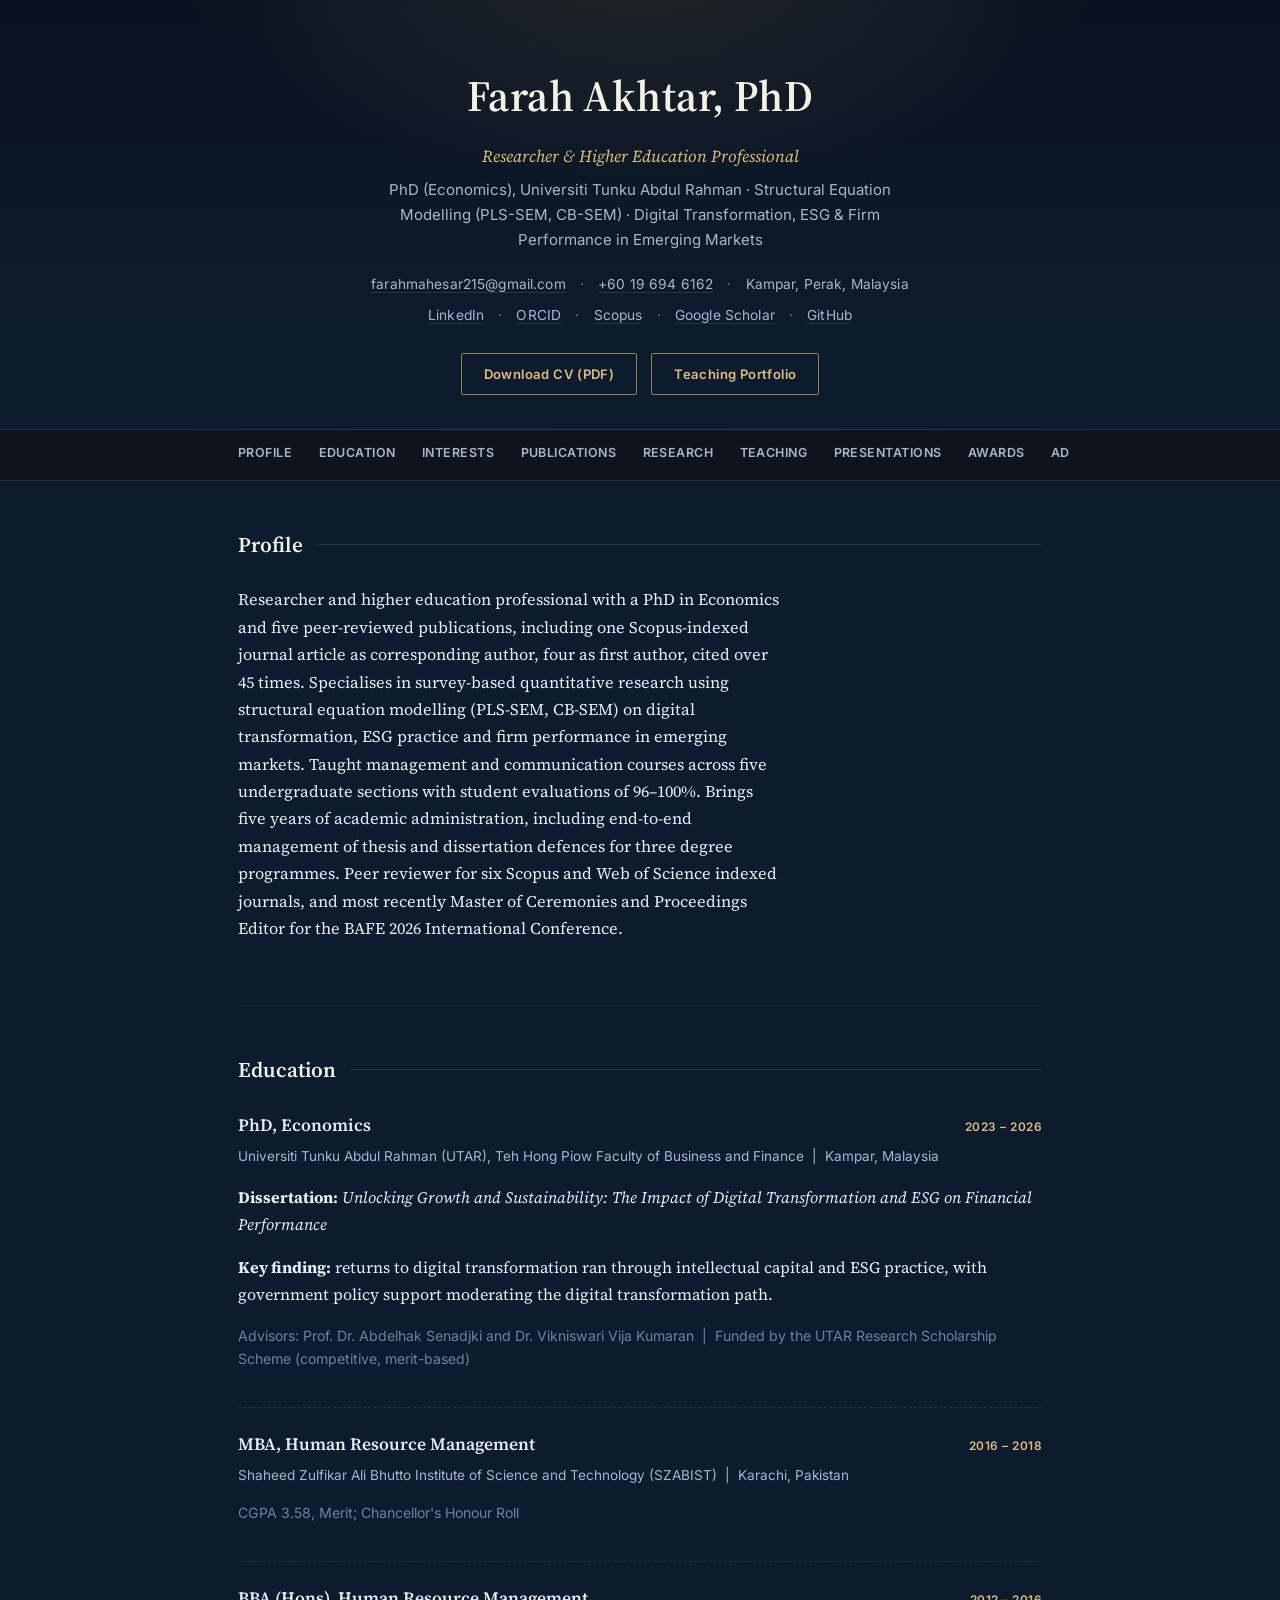
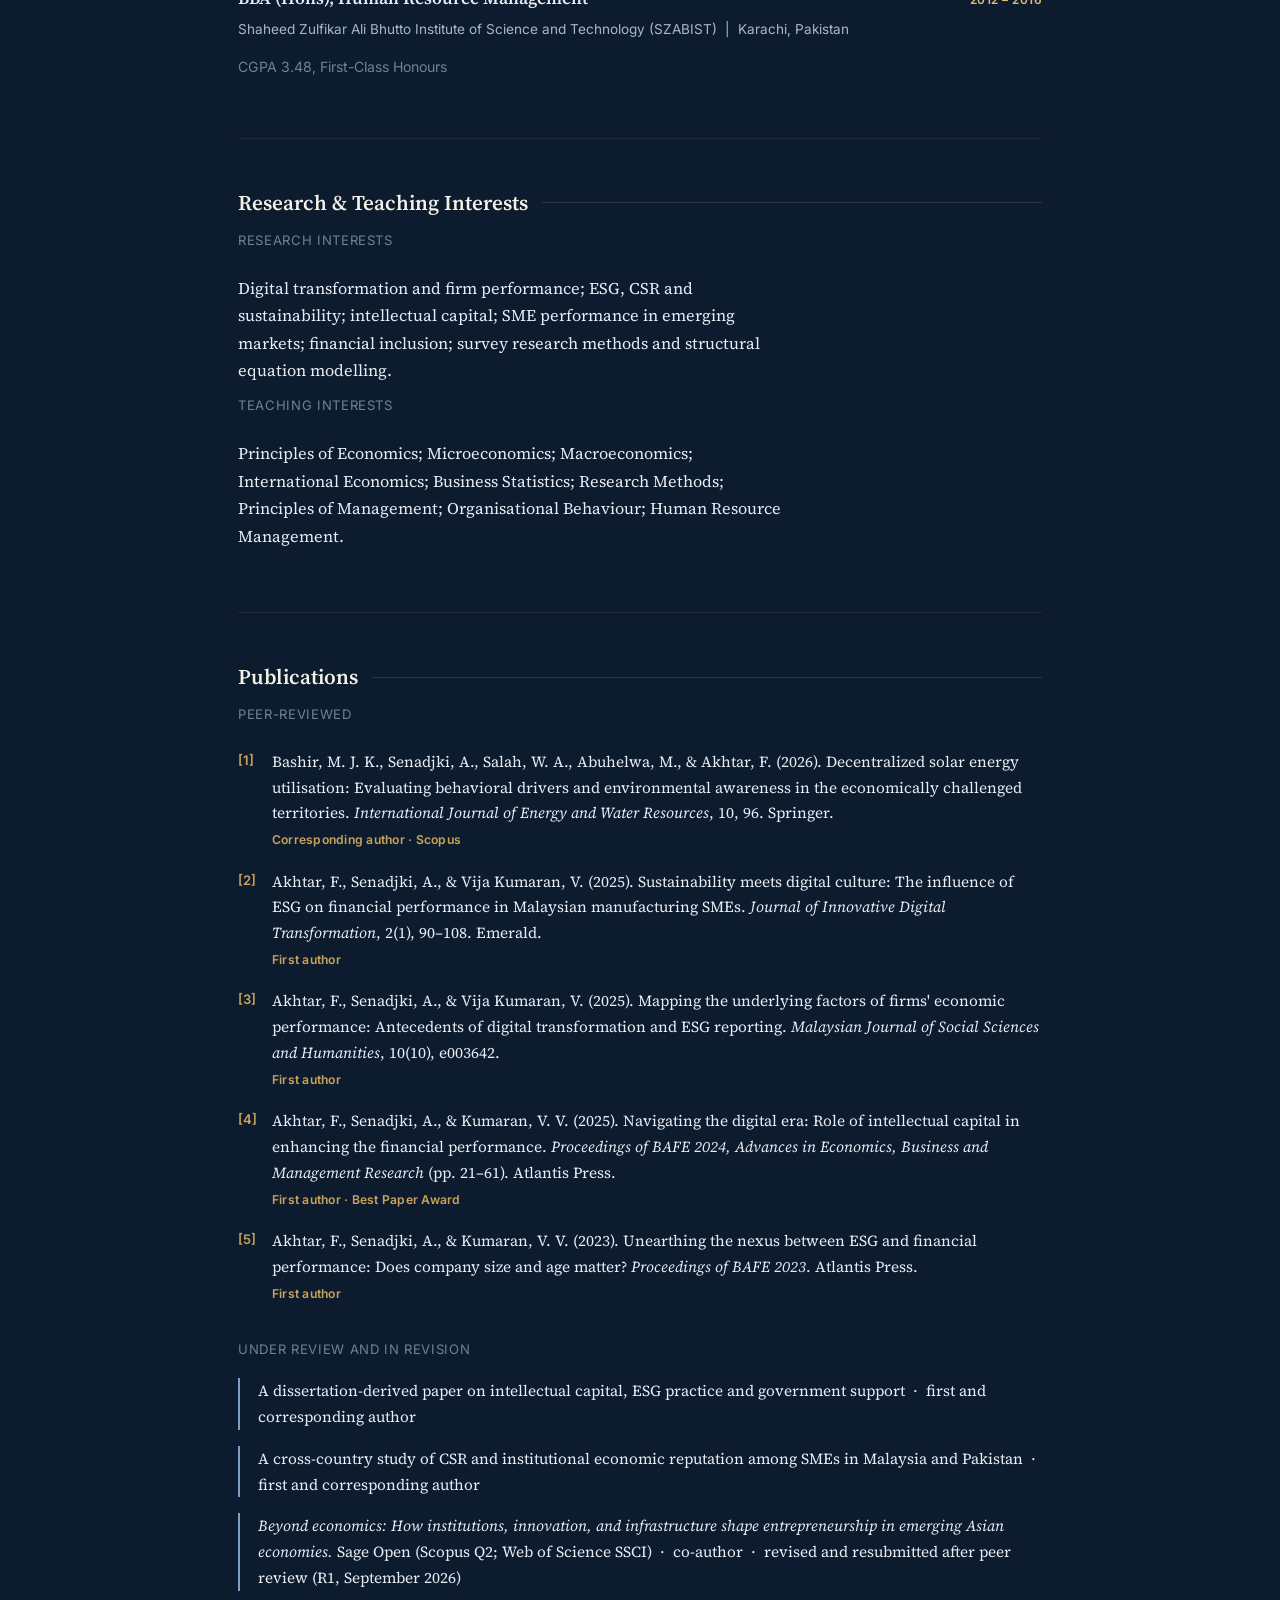
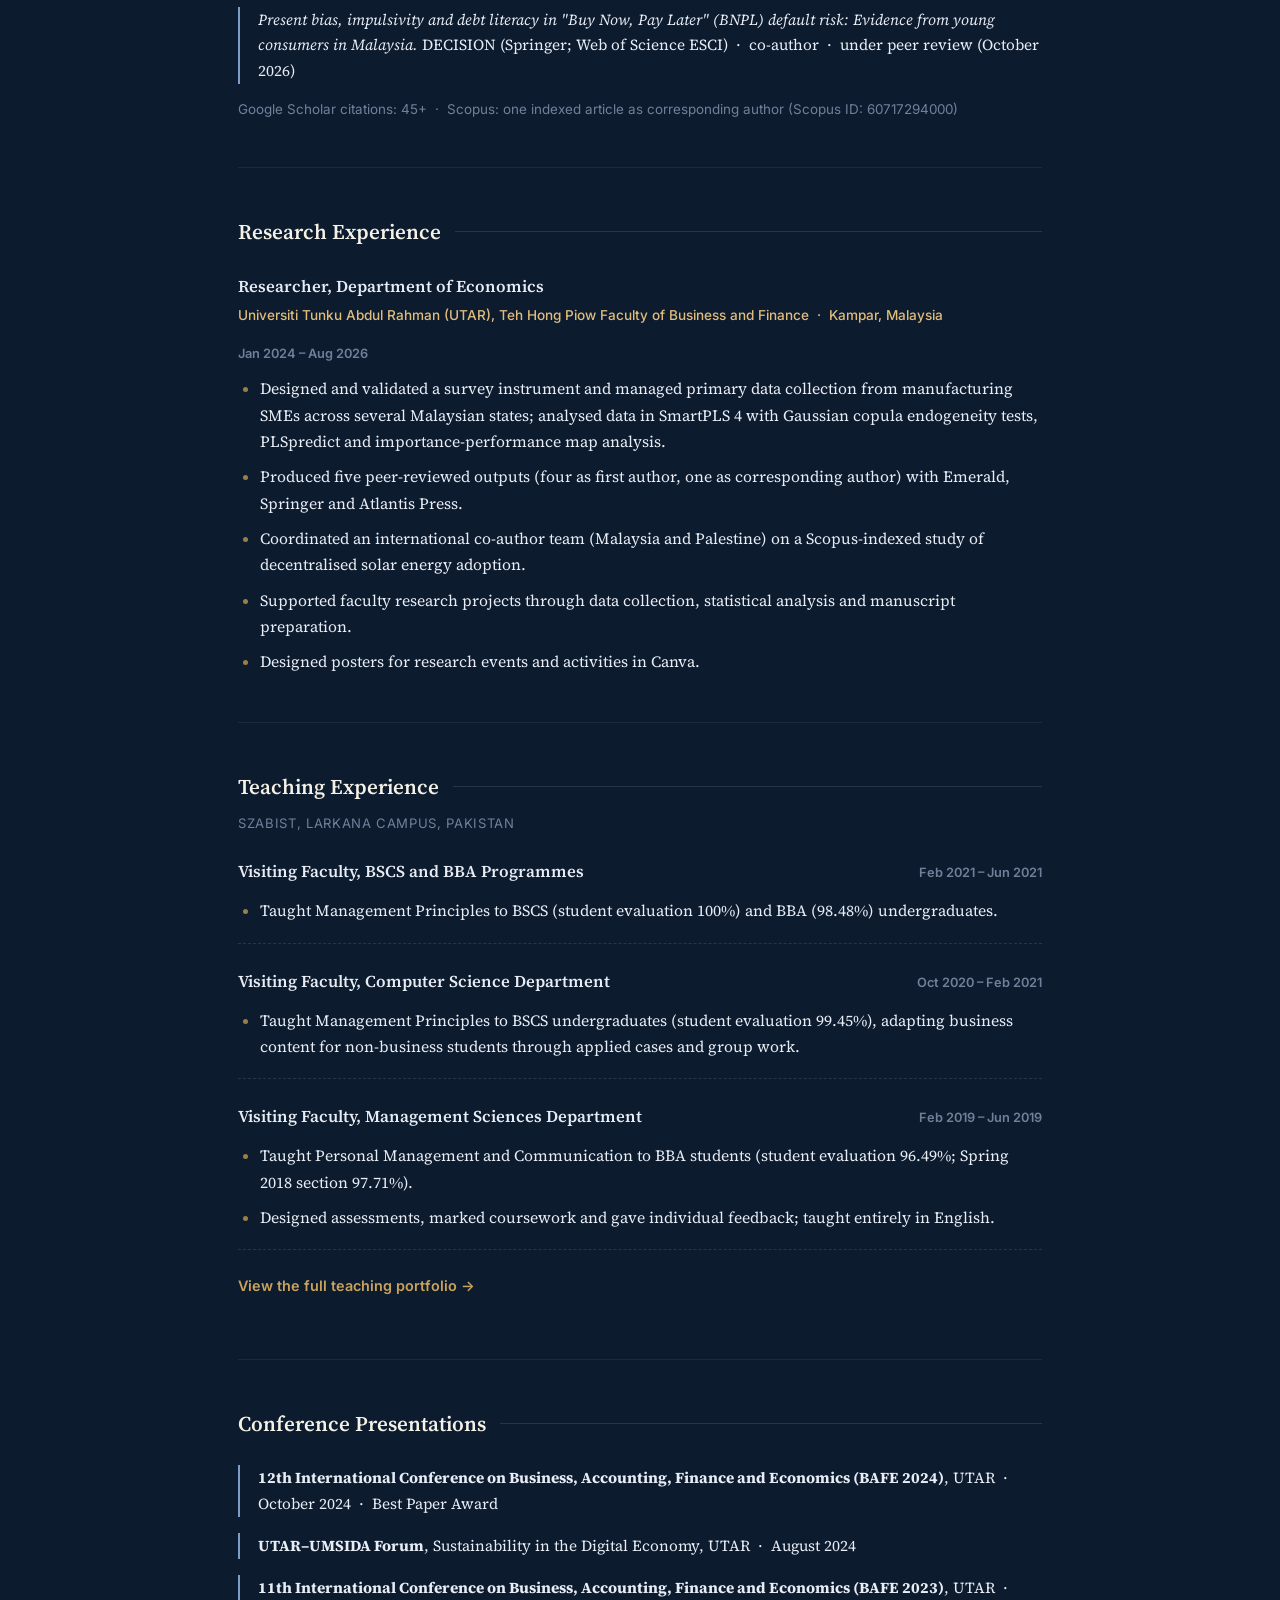
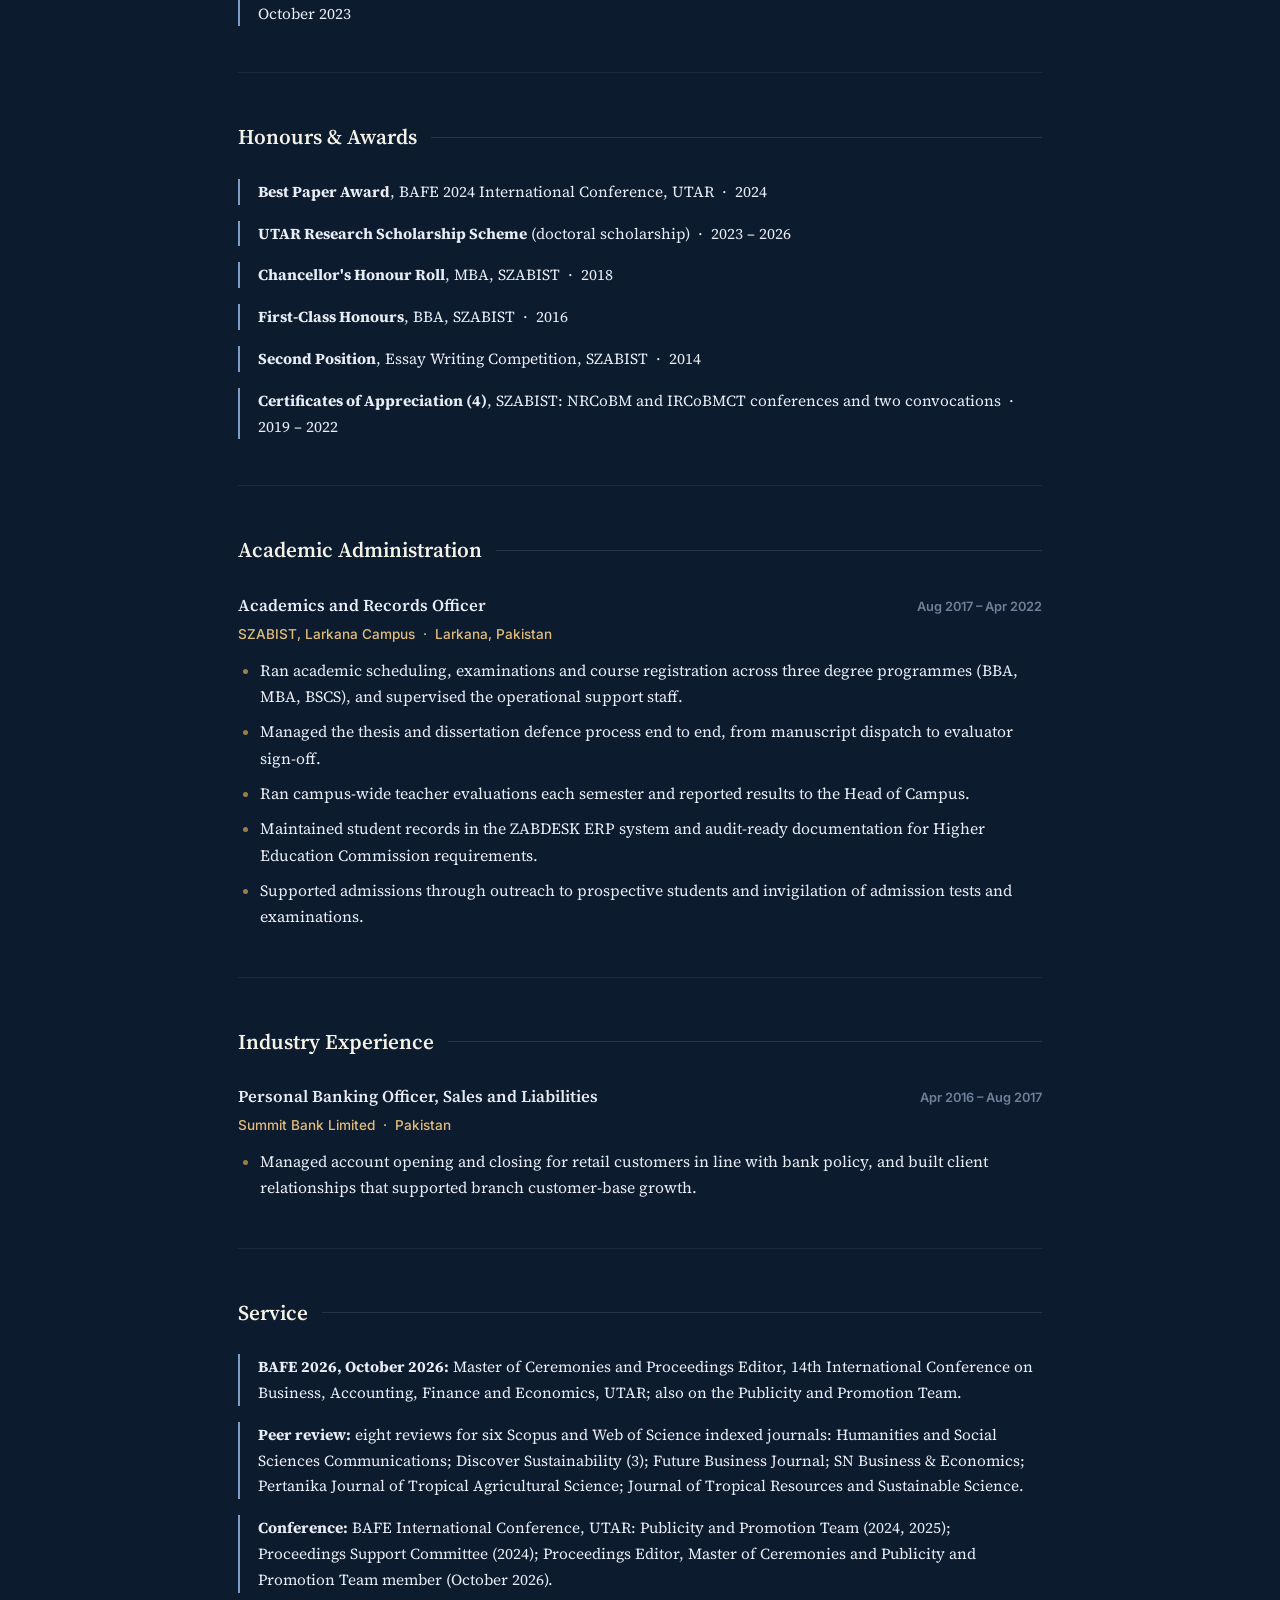
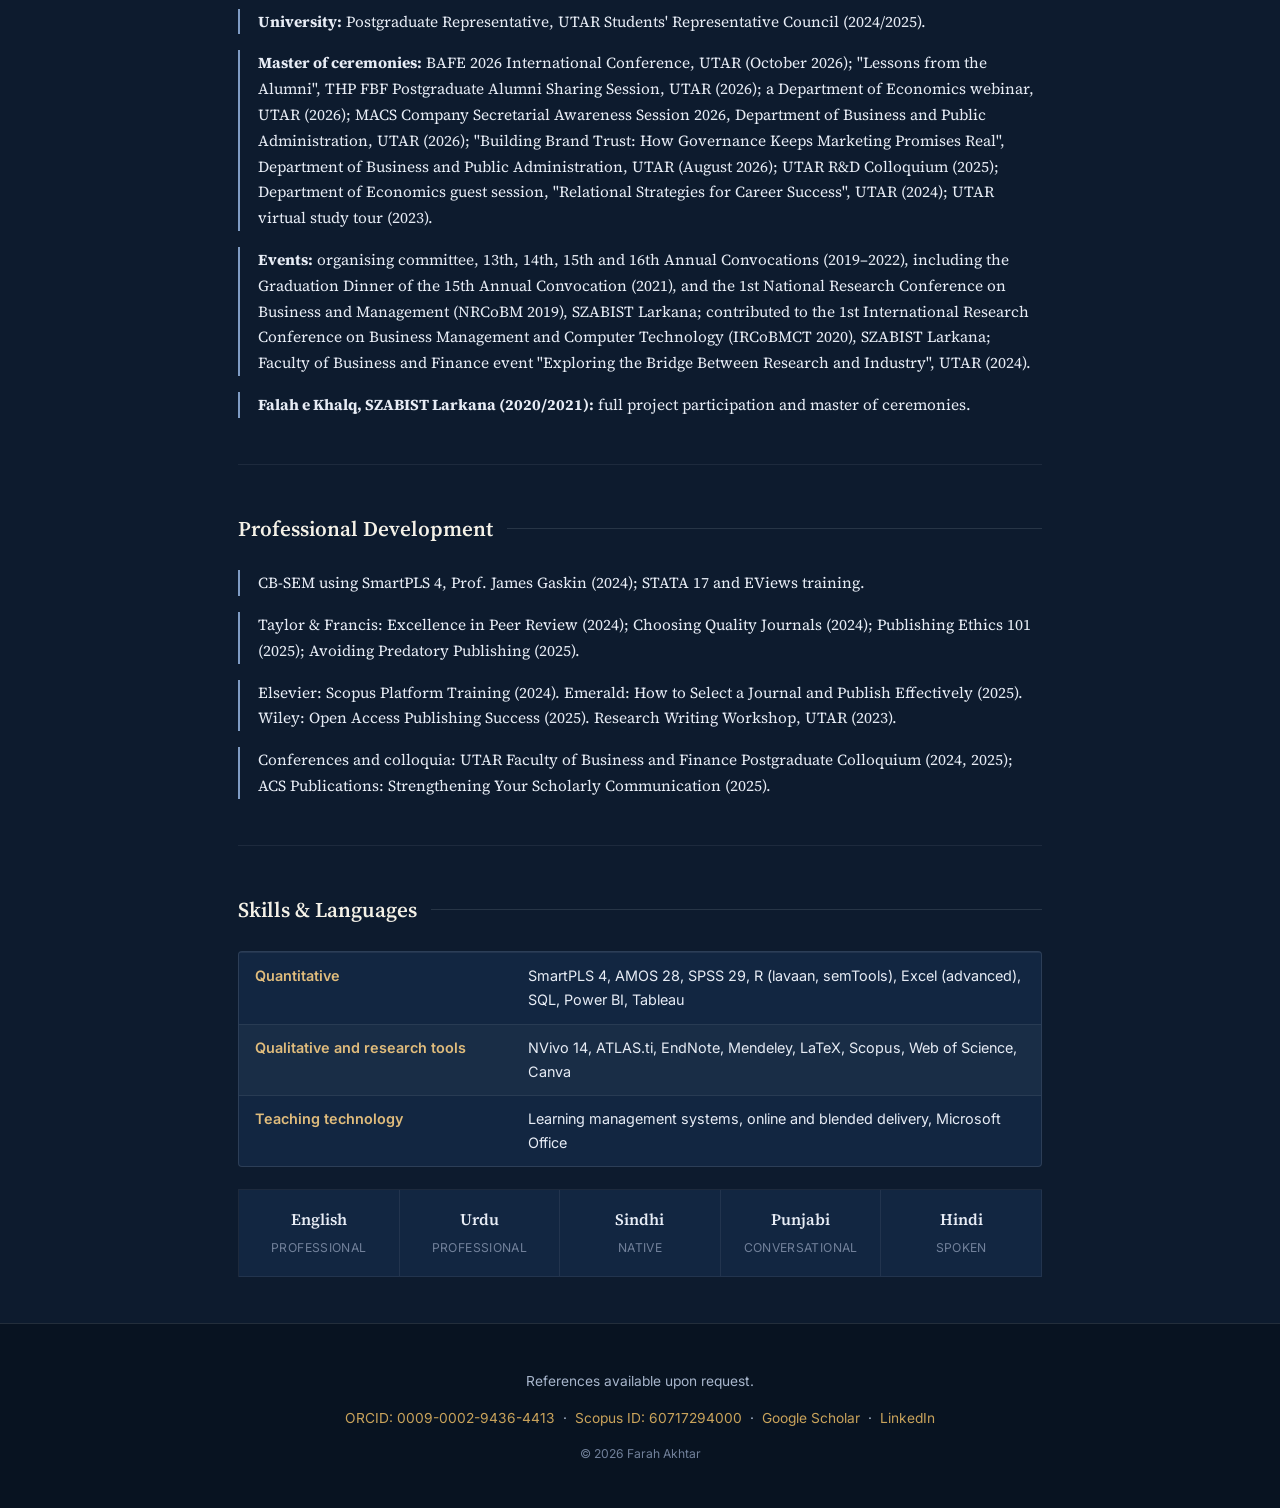
<file: index.html>
<!doctype html>
<html lang="en">
<head>
<meta charset="UTF-8">
<meta name="viewport" content="width=device-width, initial-scale=1.0">
<title>Farah Akhtar, PhD — Economics | Quantitative Researcher</title>
<meta name="description" content="Dr. Farah Akhtar, PhD in Economics (UTAR): researcher and higher education professional working on digital transformation, ESG and firm performance with structural equation modelling.">
<link rel="preconnect" href="https://fonts.googleapis.com">
<link rel="preconnect" href="https://fonts.gstatic.com" crossorigin>
<link href="https://fonts.googleapis.com/css2?family=Source+Serif+4:ital,opsz,wght@0,8..60,400;0,8..60,500;0,8..60,600;0,8..60,700;1,8..60,400;1,8..60,500&family=Inter:wght@400;500;600&display=swap" rel="stylesheet">
<link rel="stylesheet" href="style.css">
<link rel="icon" href="data:image/svg+xml,<svg xmlns=%22http://www.w3.org/2000/svg%22 viewBox=%220 0 100 100%22><text y=%22.9em%22 font-size=%2290%22>📊</text></svg>">
</head>
<body>

<header class="hero">
  <div class="wrap hero-inner">
    <h1>Farah Akhtar, PhD</h1>
    <p class="post">Researcher &amp; Higher Education Professional</p>
    <p class="tagline">PhD (Economics), Universiti Tunku Abdul Rahman &middot; Structural Equation Modelling (PLS-SEM, CB-SEM) &middot; Digital Transformation, ESG &amp; Firm Performance in Emerging Markets</p>

    <p class="contact-line">
      <a href="mailto:farahmahesar215@gmail.com">farahmahesar215@gmail.com</a>
      <span aria-hidden="true">&middot;</span>
      <a href="tel:+60196946162">+60 19 694 6162</a>
      <span aria-hidden="true">&middot;</span>
      Kampar, Perak, Malaysia
    </p>
    <p class="contact-line links">
      <a href="https://www.linkedin.com/in/dr-farah-akhtar-phd-1b116936" target="_blank" rel="noopener">LinkedIn</a>
      <span aria-hidden="true">&middot;</span>
      <a href="https://orcid.org/0009-0002-9436-4413" target="_blank" rel="noopener">ORCID</a>
      <span aria-hidden="true">&middot;</span>
      <a href="https://www.scopus.com/authid/detail.uri?authorId=60717294000" target="_blank" rel="noopener">Scopus</a>
      <span aria-hidden="true">&middot;</span>
      <a href="https://scholar.google.com/citations?user=clqoToMAAAAJ&hl=en" target="_blank" rel="noopener">Google Scholar</a>
      <span aria-hidden="true">&middot;</span>
      <a href="https://github.com/farahmahesar215-max" target="_blank" rel="noopener">GitHub</a>
    </p>

    <a class="resume-btn" href="Farah-Akhtar-CV.pdf" download>Download CV (PDF)</a>
    <a class="resume-btn" href="teaching.html">Teaching Portfolio</a>
  </div>
</header>

<nav class="subnav">
  <div class="wrap subnav-inner">
    <a href="#profile">Profile</a>
    <a href="#education">Education</a>
    <a href="#interests">Interests</a>
    <a href="#publications">Publications</a>
    <a href="#research">Research</a>
    <a href="#teaching">Teaching</a>
    <a href="#presentations">Presentations</a>
    <a href="#awards">Awards</a>
    <a href="#administration">Administration</a>
    <a href="#industry">Industry</a>
    <a href="#service">Service</a>
    <a href="#development">Development</a>
    <a href="#skills">Skills</a>
  </div>
</nav>

<main class="wrap">

  <section id="profile" class="section">
    <h2>Profile</h2>
    <p class="summary-text">
      Researcher and higher education professional with a PhD in Economics and five peer-reviewed publications,
      including one Scopus-indexed journal article as corresponding author, four as first author, cited over 45
      times. Specialises in survey-based quantitative research using structural equation modelling (PLS-SEM,
      CB-SEM) on digital transformation, ESG practice and firm performance in emerging markets. Taught management
      and communication courses across five undergraduate sections with student evaluations of 96–100%. Brings
      five years of academic administration, including end-to-end management of thesis and dissertation defences
      for three degree programmes. Peer reviewer for six Scopus and Web of Science indexed journals, and most
      recently Master of Ceremonies and Proceedings Editor for the BAFE 2026 International Conference.
    </p>
  </section>

  <section id="education" class="section">
    <h2>Education</h2>

    <article class="edu-item">
      <div class="edu-head">
        <h3>PhD, Economics</h3>
        <span class="pill">2023 – 2026</span>
      </div>
      <p class="edu-meta">Universiti Tunku Abdul Rahman (UTAR), Teh Hong Piow Faculty of Business and Finance &nbsp;|&nbsp; Kampar, Malaysia</p>
      <p><strong>Dissertation:</strong> <em>Unlocking Growth and Sustainability: The Impact of Digital Transformation and ESG on Financial Performance</em></p>
      <p><strong>Key finding:</strong> returns to digital transformation ran through intellectual capital and ESG practice, with government policy support moderating the digital transformation path.</p>
      <p class="edu-note">Advisors: Prof. Dr. Abdelhak Senadjki and Dr. Vikniswari Vija Kumaran &nbsp;|&nbsp; Funded by the UTAR Research Scholarship Scheme (competitive, merit-based)</p>
    </article>

    <article class="edu-item">
      <div class="edu-head">
        <h3>MBA, Human Resource Management</h3>
        <span class="pill">2016 – 2018</span>
      </div>
      <p class="edu-meta">Shaheed Zulfikar Ali Bhutto Institute of Science and Technology (SZABIST) &nbsp;|&nbsp; Karachi, Pakistan</p>
      <p class="edu-note">CGPA 3.58, Merit; Chancellor's Honour Roll</p>
    </article>

    <article class="edu-item">
      <div class="edu-head">
        <h3>BBA (Hons), Human Resource Management</h3>
        <span class="pill">2012 – 2016</span>
      </div>
      <p class="edu-meta">Shaheed Zulfikar Ali Bhutto Institute of Science and Technology (SZABIST) &nbsp;|&nbsp; Karachi, Pakistan</p>
      <p class="edu-note">CGPA 3.48, First-Class Honours</p>
    </article>
  </section>

  <section id="interests" class="section">
    <h2>Research &amp; Teaching Interests</h2>
    <p class="section-sub">Research Interests</p>
    <p class="summary-text" style="margin-bottom:26px">
      Digital transformation and firm performance; ESG, CSR and sustainability; intellectual capital; SME
      performance in emerging markets; financial inclusion; survey research methods and structural equation
      modelling.
    </p>
    <p class="section-sub">Teaching Interests</p>
    <p class="summary-text">
      Principles of Economics; Microeconomics; Macroeconomics; International Economics; Business Statistics;
      Research Methods; Principles of Management; Organisational Behaviour; Human Resource Management.
    </p>
  </section>

  <section id="publications" class="section">
    <h2>Publications</h2>
    <p class="section-sub">Peer-Reviewed</p>
    <ol class="pub-list">
      <li>
        Bashir, M. J. K., Senadjki, A., Salah, W. A., Abuhelwa, M., &amp; Akhtar, F. (2026). Decentralized solar
        energy utilisation: Evaluating behavioral drivers and environmental awareness in the economically
        challenged territories. <em>International Journal of Energy and Water Resources</em>, 10, 96. Springer.
        <span class="pub-tag">Corresponding author &middot; Scopus</span>
      </li>
      <li>
        Akhtar, F., Senadjki, A., &amp; Vija Kumaran, V. (2025). Sustainability meets digital culture: The influence
        of ESG on financial performance in Malaysian manufacturing SMEs. <em>Journal of Innovative Digital
        Transformation</em>, 2(1), 90–108. Emerald.
        <span class="pub-tag">First author</span>
      </li>
      <li>
        Akhtar, F., Senadjki, A., &amp; Vija Kumaran, V. (2025). Mapping the underlying factors of firms' economic
        performance: Antecedents of digital transformation and ESG reporting. <em>Malaysian Journal of Social
        Sciences and Humanities</em>, 10(10), e003642.
        <span class="pub-tag">First author</span>
      </li>
      <li>
        Akhtar, F., Senadjki, A., &amp; Kumaran, V. V. (2025). Navigating the digital era: Role of intellectual capital
        in enhancing the financial performance. <em>Proceedings of BAFE 2024, Advances in Economics, Business and
        Management Research</em> (pp. 21–61). Atlantis Press.
        <span class="pub-tag">First author &middot; Best Paper Award</span>
      </li>
      <li>
        Akhtar, F., Senadjki, A., &amp; Kumaran, V. V. (2023). Unearthing the nexus between ESG and financial
        performance: Does company size and age matter? <em>Proceedings of BAFE 2023</em>. Atlantis Press.
        <span class="pub-tag">First author</span>
      </li>
    </ol>

    <p class="section-sub section-sub--spaced">Under Review and in Revision</p>
    <ul class="award-list">
      <li>A dissertation-derived paper on intellectual capital, ESG practice and government support &nbsp;·&nbsp; first and corresponding author</li>
      <li>A cross-country study of CSR and institutional economic reputation among SMEs in Malaysia and Pakistan &nbsp;·&nbsp; first and corresponding author</li>
      <li><em>Beyond economics: How institutions, innovation, and infrastructure shape entrepreneurship in emerging Asian economies.</em> Sage Open (Scopus Q2; Web of Science SSCI) &nbsp;·&nbsp; co-author &nbsp;·&nbsp; revised and resubmitted after peer review (R1, September 2026)</li>
      <li><em>Present bias, impulsivity and debt literacy in "Buy Now, Pay Later" (BNPL) default risk: Evidence from young consumers in Malaysia.</em> DECISION (Springer; Web of Science ESCI) &nbsp;·&nbsp; co-author &nbsp;·&nbsp; under peer review (October 2026)</li>
    </ul>
    <p class="note">Google Scholar citations: 45+ &nbsp;·&nbsp; Scopus: one indexed article as corresponding author (Scopus ID: 60717294000)</p>
  </section>

  <section id="research" class="section">
    <h2>Research Experience</h2>
    <article class="job">
      <div class="job-head">
        <div>
          <h3>Researcher, Department of Economics</h3>
          <p class="job-org">Universiti Tunku Abdul Rahman (UTAR), Teh Hong Piow Faculty of Business and Finance &nbsp;·&nbsp; Kampar, Malaysia</p>
        </div>
        <span class="dates">Jan 2024 – Aug 2026</span>
      </div>
      <ul>
        <li>Designed and validated a survey instrument and managed primary data collection from manufacturing SMEs across several Malaysian states; analysed data in SmartPLS 4 with Gaussian copula endogeneity tests, PLSpredict and importance-performance map analysis.</li>
        <li>Produced five peer-reviewed outputs (four as first author, one as corresponding author) with Emerald, Springer and Atlantis Press.</li>
        <li>Coordinated an international co-author team (Malaysia and Palestine) on a Scopus-indexed study of decentralised solar energy adoption.</li>
        <li>Supported faculty research projects through data collection, statistical analysis and manuscript preparation.</li>
        <li>Designed posters for research events and activities in Canva.</li>
      </ul>
    </article>
  </section>

  <section id="teaching" class="section">
    <h2>Teaching Experience</h2>
    <p class="section-sub">SZABIST, Larkana Campus, Pakistan</p>

    <article class="job job--compact">
      <div class="job-head">
        <div>
          <h3>Visiting Faculty, BSCS and BBA Programmes</h3>
        </div>
        <span class="dates">Feb 2021 – Jun 2021</span>
      </div>
      <ul>
        <li>Taught Management Principles to BSCS (student evaluation 100%) and BBA (98.48%) undergraduates.</li>
      </ul>
    </article>

    <article class="job job--compact">
      <div class="job-head">
        <div>
          <h3>Visiting Faculty, Computer Science Department</h3>
        </div>
        <span class="dates">Oct 2020 – Feb 2021</span>
      </div>
      <ul>
        <li>Taught Management Principles to BSCS undergraduates (student evaluation 99.45%), adapting business content for non-business students through applied cases and group work.</li>
      </ul>
    </article>

    <article class="job job--compact">
      <div class="job-head">
        <div>
          <h3>Visiting Faculty, Management Sciences Department</h3>
        </div>
        <span class="dates">Feb 2019 – Jun 2019</span>
      </div>
      <ul>
        <li>Taught Personal Management and Communication to BBA students (student evaluation 96.49%; Spring 2018 section 97.71%).</li>
        <li>Designed assessments, marked coursework and gave individual feedback; taught entirely in English.</li>
      </ul>
    </article>

    <p class="portfolio-link"><a href="teaching.html">View the full teaching portfolio &rarr;</a></p>
  </section>

  <section id="presentations" class="section">
    <h2>Conference Presentations</h2>
    <ul class="award-list">
      <li><strong>12th International Conference on Business, Accounting, Finance and Economics (BAFE 2024)</strong>, UTAR &nbsp;·&nbsp; October 2024 &nbsp;·&nbsp; Best Paper Award</li>
      <li><strong>UTAR–UMSIDA Forum</strong>, Sustainability in the Digital Economy, UTAR &nbsp;·&nbsp; August 2024</li>
      <li><strong>11th International Conference on Business, Accounting, Finance and Economics (BAFE 2023)</strong>, UTAR &nbsp;·&nbsp; October 2023</li>
    </ul>
  </section>

  <section id="awards" class="section">
    <h2>Honours &amp; Awards</h2>
    <ul class="award-list">
      <li><strong>Best Paper Award</strong>, BAFE 2024 International Conference, UTAR &nbsp;·&nbsp; 2024</li>
      <li><strong>UTAR Research Scholarship Scheme</strong> (doctoral scholarship) &nbsp;·&nbsp; 2023 – 2026</li>
      <li><strong>Chancellor's Honour Roll</strong>, MBA, SZABIST &nbsp;·&nbsp; 2018</li>
      <li><strong>First-Class Honours</strong>, BBA, SZABIST &nbsp;·&nbsp; 2016</li>
      <li><strong>Second Position</strong>, Essay Writing Competition, SZABIST &nbsp;·&nbsp; 2014</li>
      <li><strong>Certificates of Appreciation (4)</strong>, SZABIST: NRCoBM and IRCoBMCT conferences and two convocations &nbsp;·&nbsp; 2019 – 2022</li>
    </ul>
  </section>

  <section id="administration" class="section">
    <h2>Academic Administration</h2>
    <article class="job">
      <div class="job-head">
        <div>
          <h3>Academics and Records Officer</h3>
          <p class="job-org">SZABIST, Larkana Campus &nbsp;·&nbsp; Larkana, Pakistan</p>
        </div>
        <span class="dates">Aug 2017 – Apr 2022</span>
      </div>
      <ul>
        <li>Ran academic scheduling, examinations and course registration across three degree programmes (BBA, MBA, BSCS), and supervised the operational support staff.</li>
        <li>Managed the thesis and dissertation defence process end to end, from manuscript dispatch to evaluator sign-off.</li>
        <li>Ran campus-wide teacher evaluations each semester and reported results to the Head of Campus.</li>
        <li>Maintained student records in the ZABDESK ERP system and audit-ready documentation for Higher Education Commission requirements.</li>
        <li>Supported admissions through outreach to prospective students and invigilation of admission tests and examinations.</li>
      </ul>
    </article>
  </section>

  <section id="industry" class="section">
    <h2>Industry Experience</h2>
    <article class="job job--compact">
      <div class="job-head">
        <div>
          <h3>Personal Banking Officer, Sales and Liabilities</h3>
          <p class="job-org">Summit Bank Limited &nbsp;·&nbsp; Pakistan</p>
        </div>
        <span class="dates">Apr 2016 – Aug 2017</span>
      </div>
      <ul>
        <li>Managed account opening and closing for retail customers in line with bank policy, and built client relationships that supported branch customer-base growth.</li>
      </ul>
    </article>
  </section>

  <section id="service" class="section">
    <h2>Service</h2>
    <ul class="award-list">
      <li><strong>BAFE 2026, October 2026:</strong> Master of Ceremonies and Proceedings Editor, 14th International Conference on Business, Accounting, Finance and Economics, UTAR; also on the Publicity and Promotion Team.</li>
      <li><strong>Peer review:</strong> eight reviews for six Scopus and Web of Science indexed journals: Humanities and Social Sciences Communications; Discover Sustainability (3); Future Business Journal; SN Business &amp; Economics; Pertanika Journal of Tropical Agricultural Science; Journal of Tropical Resources and Sustainable Science.</li>
      <li><strong>Conference:</strong> BAFE International Conference, UTAR: Publicity and Promotion Team (2024, 2025); Proceedings Support Committee (2024); Proceedings Editor, Master of Ceremonies and Publicity and Promotion Team member (October 2026).</li>
      <li><strong>University:</strong> Postgraduate Representative, UTAR Students' Representative Council (2024/2025).</li>
      <li><strong>Master of ceremonies:</strong> BAFE 2026 International Conference, UTAR (October 2026); "Lessons from the Alumni", THP FBF Postgraduate Alumni Sharing Session, UTAR (2026); a Department of Economics webinar, UTAR (2026); MACS Company Secretarial Awareness Session 2026, Department of Business and Public Administration, UTAR (2026); "Building Brand Trust: How Governance Keeps Marketing Promises Real", Department of Business and Public Administration, UTAR (August 2026); UTAR R&amp;D Colloquium (2025); Department of Economics guest session, "Relational Strategies for Career Success", UTAR (2024); UTAR virtual study tour (2023).</li>
      <li><strong>Events:</strong> organising committee, 13th, 14th, 15th and 16th Annual Convocations (2019–2022), including the Graduation Dinner of the 15th Annual Convocation (2021), and the 1st National Research Conference on Business and Management (NRCoBM 2019), SZABIST Larkana; contributed to the 1st International Research Conference on Business Management and Computer Technology (IRCoBMCT 2020), SZABIST Larkana; Faculty of Business and Finance event "Exploring the Bridge Between Research and Industry", UTAR (2024).</li>
      <li><strong>Falah e Khalq, SZABIST Larkana (2020/2021):</strong> full project participation and master of ceremonies.</li>
    </ul>
  </section>

  <section id="development" class="section">
    <h2>Professional Development</h2>
    <ul class="award-list">
      <li>CB-SEM using SmartPLS 4, Prof. James Gaskin (2024); STATA 17 and EViews training.</li>
      <li>Taylor &amp; Francis: Excellence in Peer Review (2024); Choosing Quality Journals (2024); Publishing Ethics 101 (2025); Avoiding Predatory Publishing (2025).</li>
      <li>Elsevier: Scopus Platform Training (2024). Emerald: How to Select a Journal and Publish Effectively (2025). Wiley: Open Access Publishing Success (2025). Research Writing Workshop, UTAR (2023).</li>
      <li>Conferences and colloquia: UTAR Faculty of Business and Finance Postgraduate Colloquium (2024, 2025); ACS Publications: Strengthening Your Scholarly Communication (2025).</li>
    </ul>
  </section>

  <section id="skills" class="section">
    <h2>Skills &amp; Languages</h2>
    <div class="table-wrap"><table>
      <tbody>
        <tr><td>Quantitative</td><td>SmartPLS 4, AMOS 28, SPSS 29, R (lavaan, semTools), Excel (advanced), SQL, Power BI, Tableau</td></tr>
        <tr><td>Qualitative and research tools</td><td>NVivo 14, ATLAS.ti, EndNote, Mendeley, LaTeX, Scopus, Web of Science, Canva</td></tr>
        <tr><td>Teaching technology</td><td>Learning management systems, online and blended delivery, Microsoft Office</td></tr>
      </tbody>
    </table></div>

    <div class="lang-row lang-row--spaced">
      <div class="lang"><span>English</span><small>Professional</small></div>
      <div class="lang"><span>Urdu</span><small>Professional</small></div>
      <div class="lang"><span>Sindhi</span><small>Native</small></div>
      <div class="lang"><span>Punjabi</span><small>Conversational</small></div>
      <div class="lang"><span>Hindi</span><small>Spoken</small></div>
    </div>
  </section>

</main>

<footer class="site-footer">
  <div class="wrap">
    <p>References available upon request.</p>
    <p>
      <a href="https://orcid.org/0009-0002-9436-4413" target="_blank" rel="noopener">ORCID: 0009-0002-9436-4413</a>
      &nbsp;·&nbsp;
      <a href="https://www.scopus.com/authid/detail.uri?authorId=60717294000" target="_blank" rel="noopener">Scopus ID: 60717294000</a>
      &nbsp;·&nbsp;
      <a href="https://scholar.google.com/citations?user=clqoToMAAAAJ&hl=en" target="_blank" rel="noopener">Google Scholar</a>
      &nbsp;·&nbsp;
      <a href="https://www.linkedin.com/in/dr-farah-akhtar-phd-1b116936" target="_blank" rel="noopener">LinkedIn</a>
    </p>
    <p class="fine">&copy; <span id="year"></span> Farah Akhtar</p>
  </div>
</footer>

<script>document.getElementById('year').textContent = new Date().getFullYear();</script>
</body>
</html>
</file>
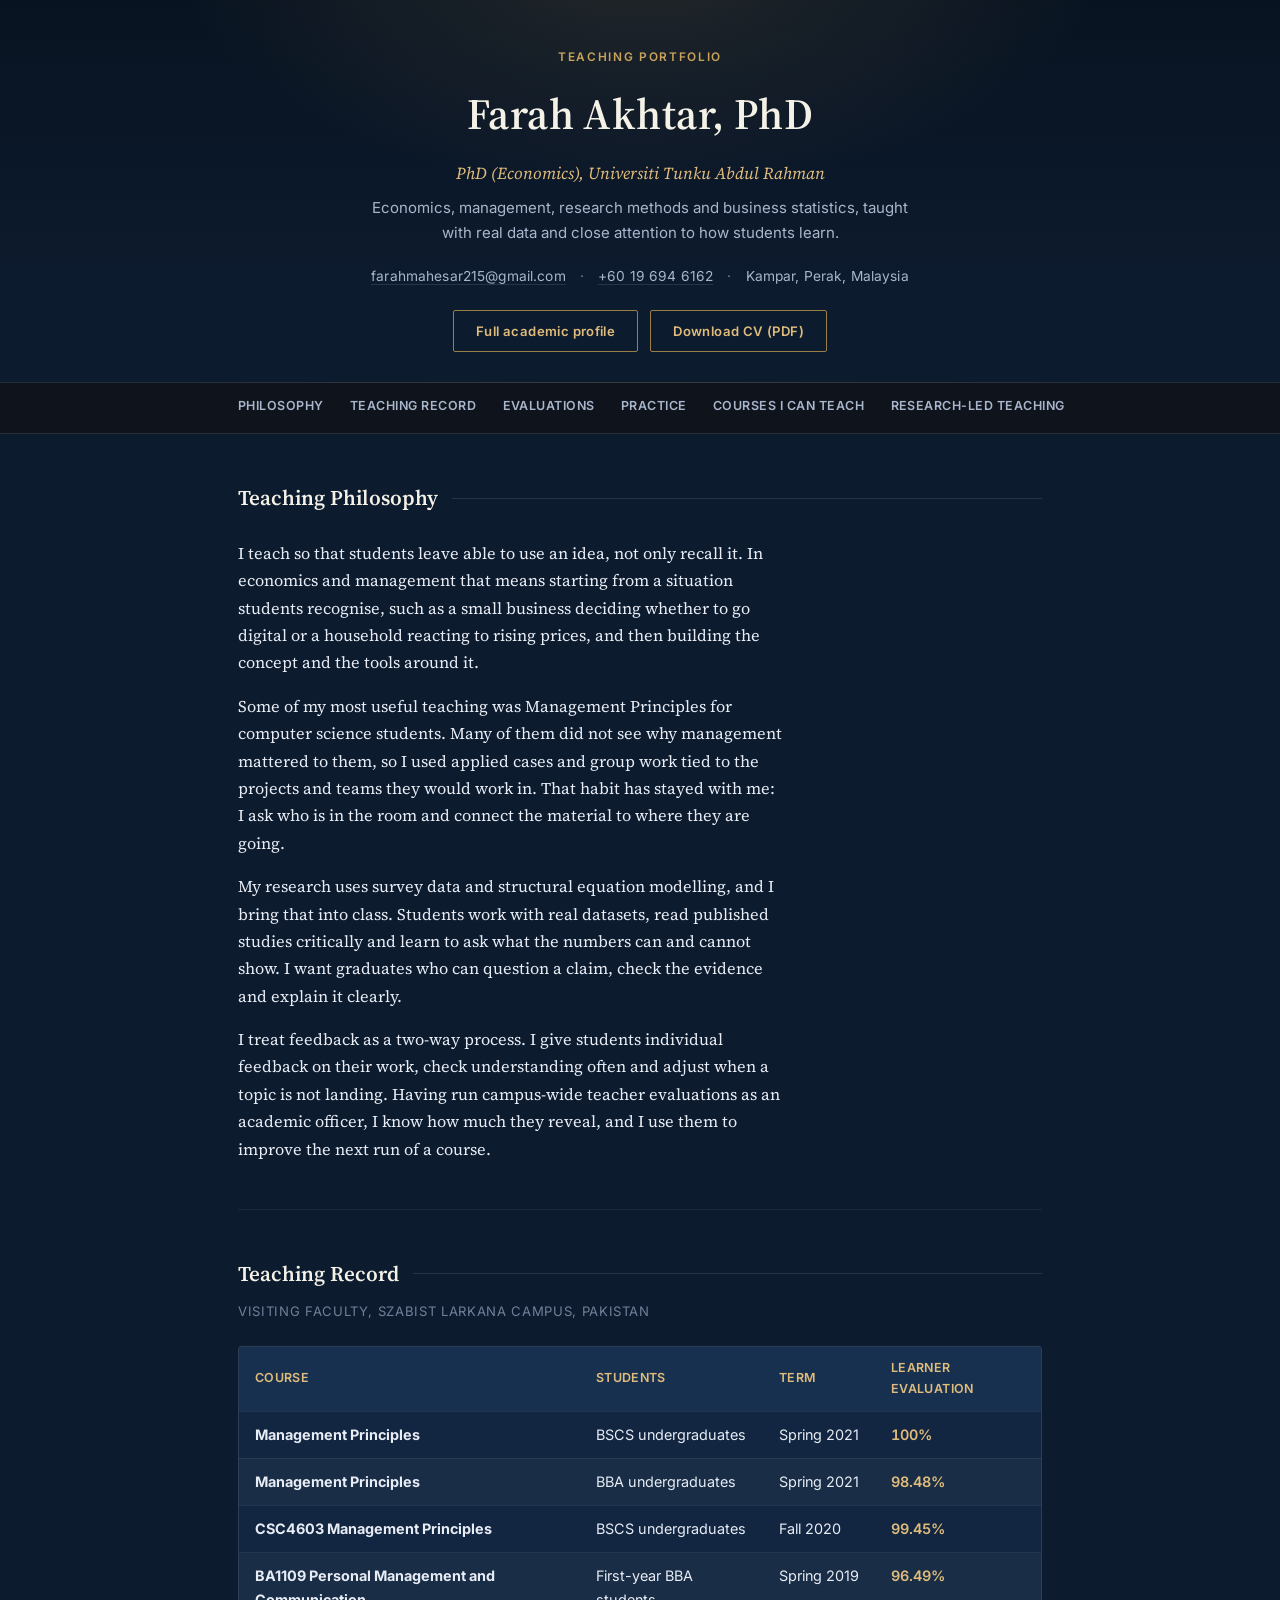
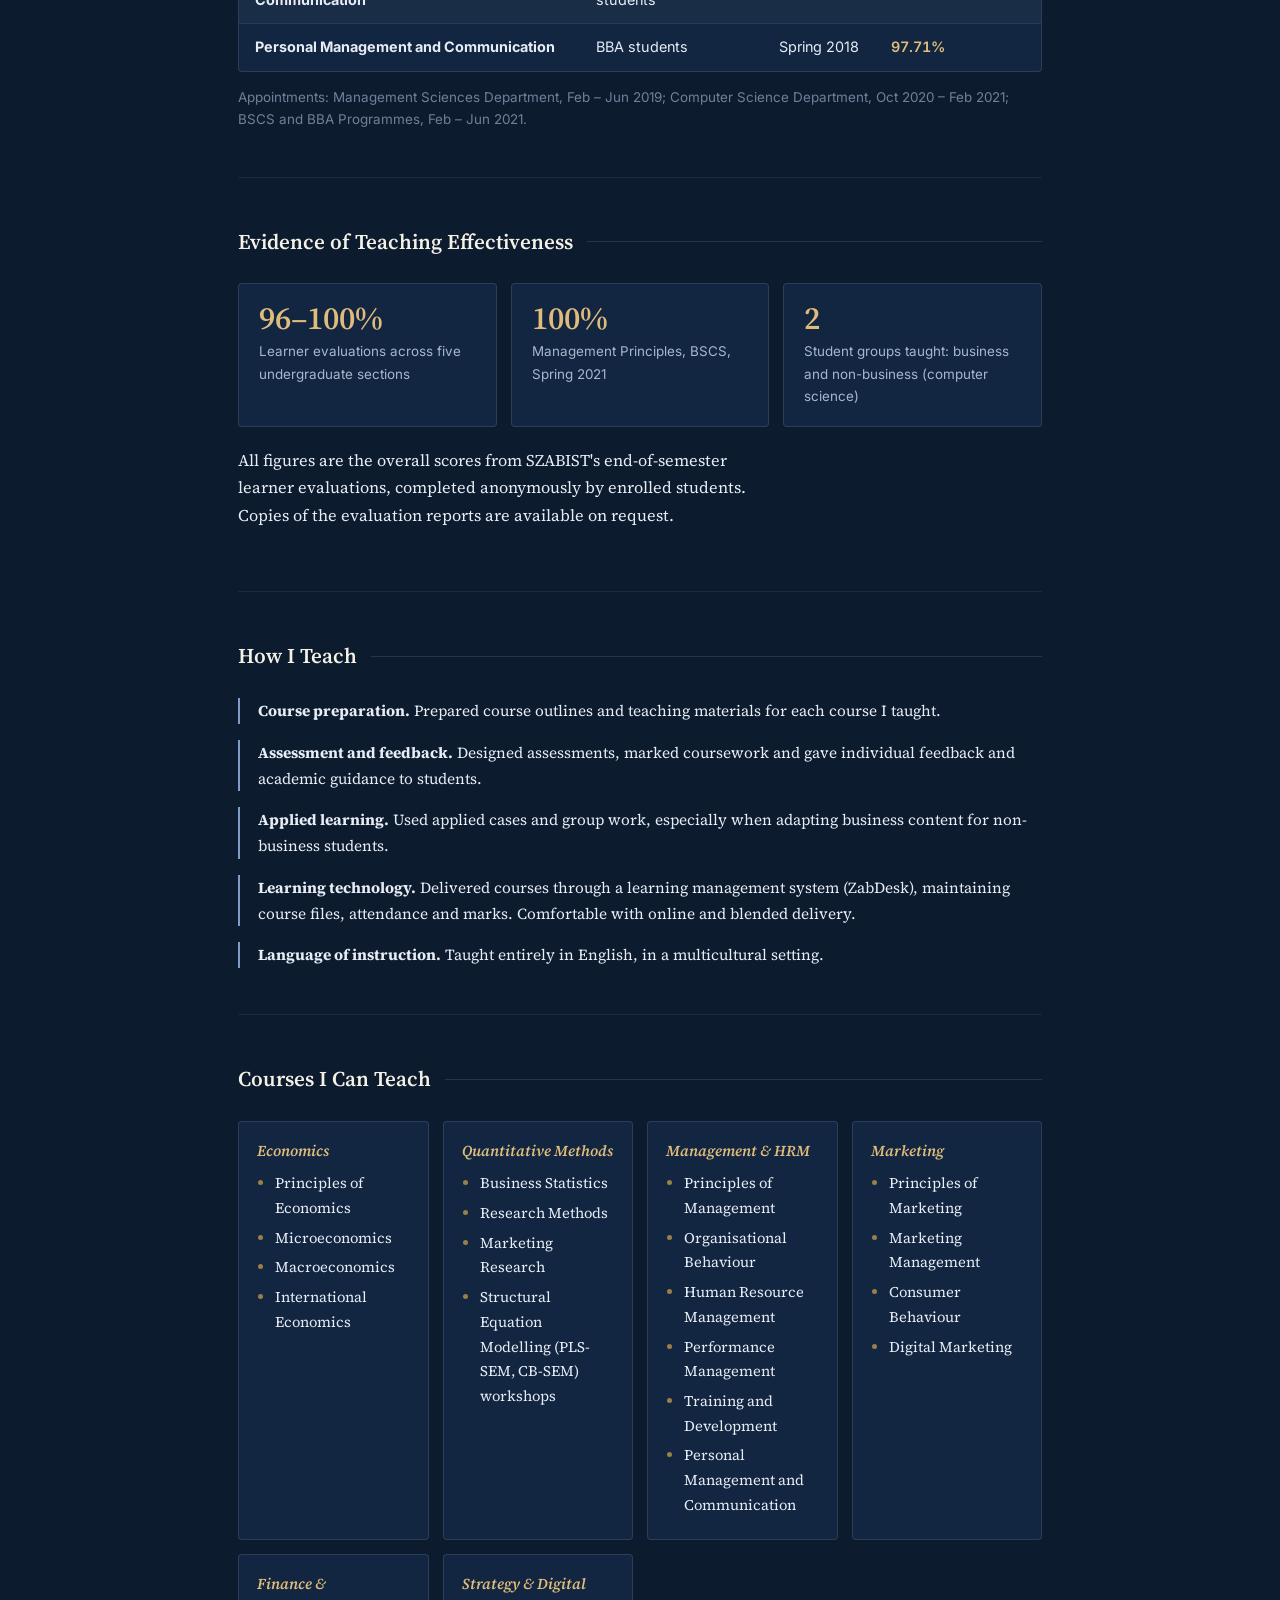
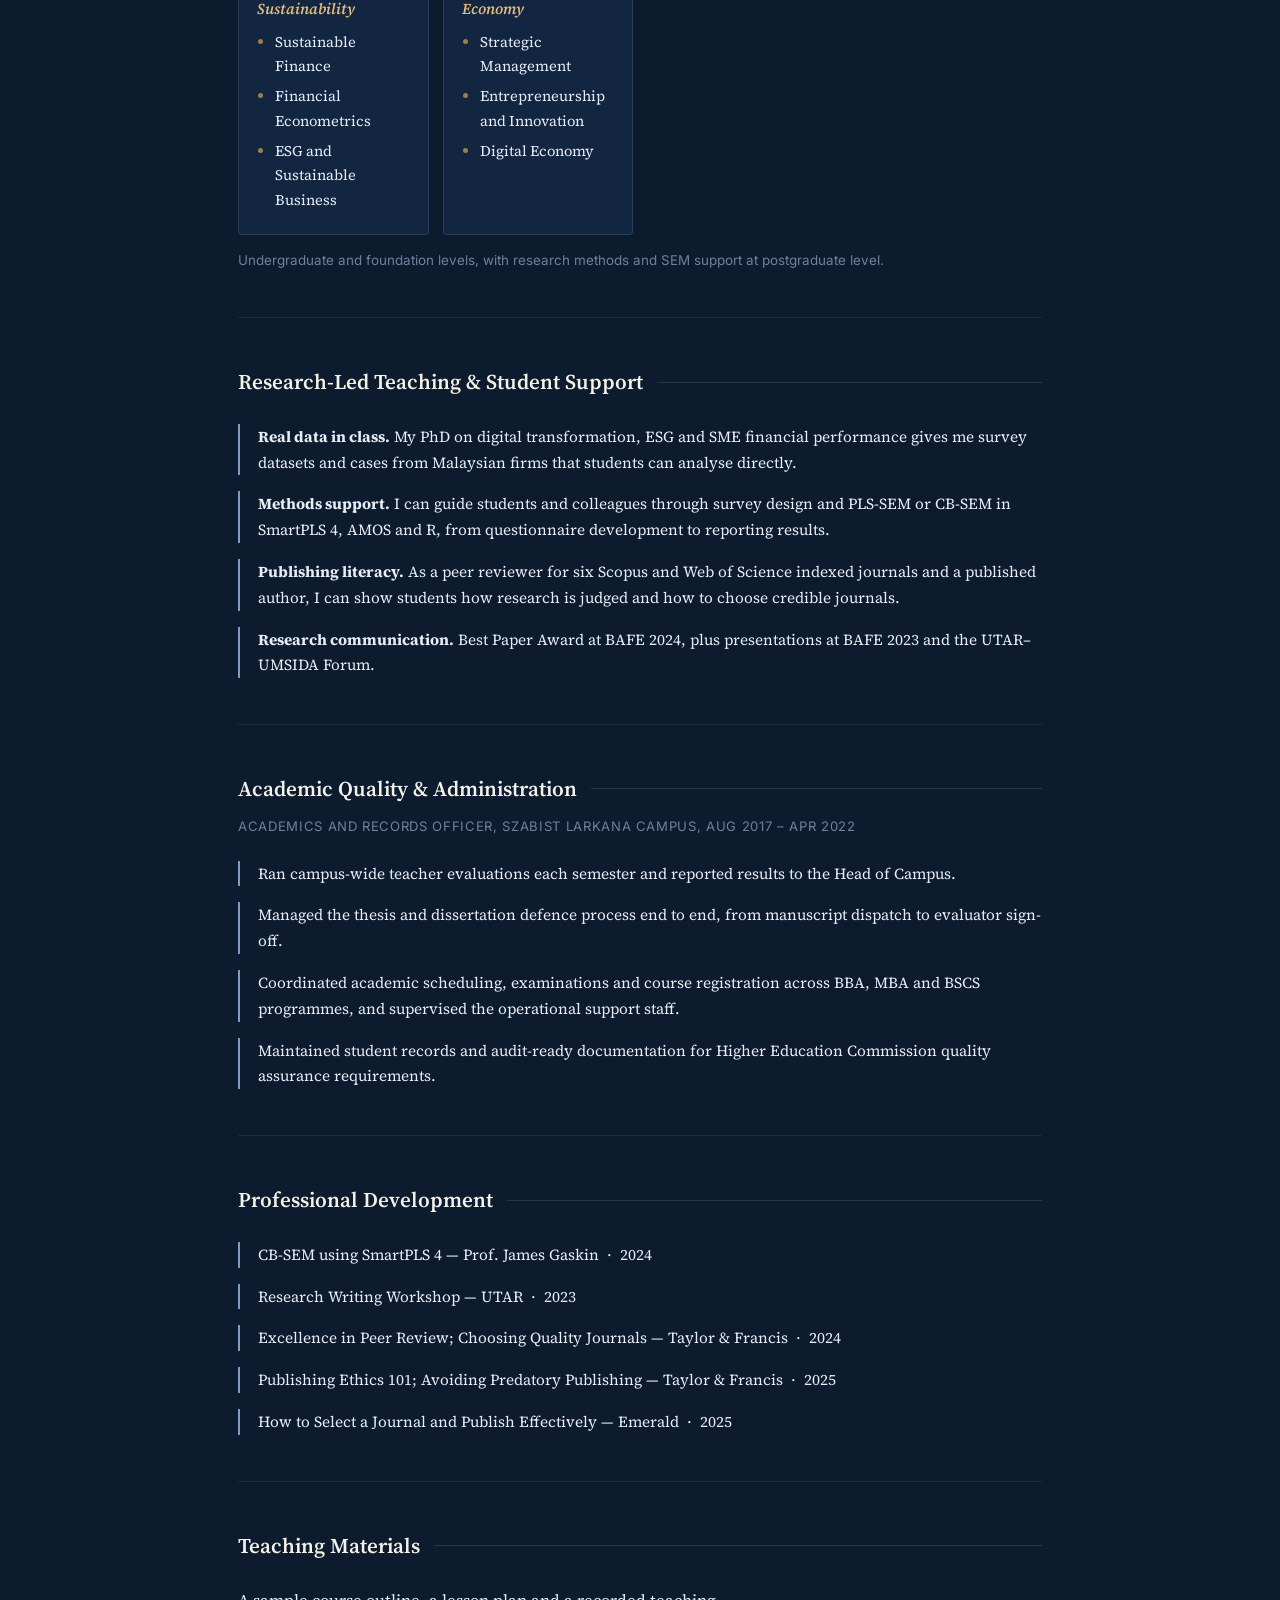
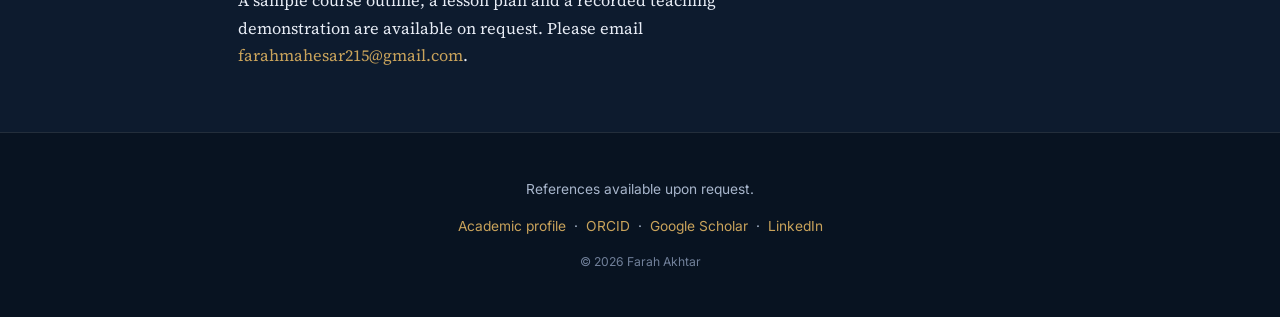
<file: teaching.html>
<!doctype html>
<html lang="en">
<head>
<meta charset="UTF-8">
<meta name="viewport" content="width=device-width, initial-scale=1.0">
<title>Farah Akhtar — Teaching Portfolio</title>
<meta name="description" content="Teaching portfolio of Dr. Farah Akhtar, PhD (Economics): teaching philosophy, teaching record, learner evaluations and courses she can teach.">
<link rel="preconnect" href="https://fonts.googleapis.com">
<link rel="preconnect" href="https://fonts.gstatic.com" crossorigin>
<link href="https://fonts.googleapis.com/css2?family=Source+Serif+4:ital,opsz,wght@0,8..60,400;0,8..60,500;0,8..60,600;0,8..60,700;1,8..60,400;1,8..60,500&family=Inter:wght@400;500;600&display=swap" rel="stylesheet">
<link rel="stylesheet" href="style.css">
<link rel="icon" href="data:image/svg+xml,<svg xmlns=%22http://www.w3.org/2000/svg%22 viewBox=%220 0 100 100%22><text y=%22.9em%22 font-size=%2290%22>📊</text></svg>">
</head>
<body>

<header class="hero hero--compact">
  <div class="wrap hero-inner">
    <p class="eyebrow">Teaching Portfolio</p>
    <h1>Farah Akhtar, PhD</h1>
    <p class="post">PhD (Economics), Universiti Tunku Abdul Rahman</p>
    <p class="tagline">Economics, management, research methods and business statistics, taught with real data and close attention to how students learn.</p>

    <p class="contact-line">
      <a href="mailto:farahmahesar215@gmail.com">farahmahesar215@gmail.com</a>
      <span aria-hidden="true">&middot;</span>
      <a href="tel:+60196946162">+60 19 694 6162</a>
      <span aria-hidden="true">&middot;</span>
      Kampar, Perak, Malaysia
    </p>

    <p class="hero-actions">
      <a class="resume-btn" href="index.html">Full academic profile</a>
      <a class="resume-btn" href="Farah-Akhtar-CV.pdf" download>Download CV (PDF)</a>
    </p>
  </div>
</header>

<nav class="subnav">
  <div class="wrap subnav-inner">
    <a href="#philosophy">Philosophy</a>
    <a href="#record">Teaching Record</a>
    <a href="#evidence">Evaluations</a>
    <a href="#practice">Practice</a>
    <a href="#courses">Courses I Can Teach</a>
    <a href="#research-led">Research-Led Teaching</a>
    <a href="#quality">Academic Quality</a>
    <a href="#development">Development</a>
    <a href="#materials">Materials</a>
  </div>
</nav>

<main class="wrap">

  <section id="philosophy" class="section">
    <h2>Teaching Philosophy</h2>
    <div class="prose">
      <p>
        I teach so that students leave able to use an idea, not only recall it. In economics and management
        that means starting from a situation students recognise, such as a small business deciding whether to
        go digital or a household reacting to rising prices, and then building the concept and the tools
        around it.
      </p>
      <p>
        Some of my most useful teaching was Management Principles for computer science students. Many of them
        did not see why management mattered to them, so I used applied cases and group work tied to the projects
        and teams they would work in. That habit has stayed with me: I ask who is in the room and connect the
        material to where they are going.
      </p>
      <p>
        My research uses survey data and structural equation modelling, and I bring that into class. Students
        work with real datasets, read published studies critically and learn to ask what the numbers can and
        cannot show. I want graduates who can question a claim, check the evidence and explain it clearly.
      </p>
      <p>
        I treat feedback as a two-way process. I give students individual feedback on their work, check
        understanding often and adjust when a topic is not landing. Having run campus-wide teacher evaluations
        as an academic officer, I know how much they reveal, and I use them to improve the next run of a course.
      </p>
    </div>
  </section>

  <section id="record" class="section">
    <h2>Teaching Record</h2>
    <p class="section-sub">Visiting Faculty, SZABIST Larkana Campus, Pakistan</p>
    <div class="table-wrap"><table>
      <thead>
        <tr><th>Course</th><th>Students</th><th>Term</th><th>Learner evaluation</th></tr>
      </thead>
      <tbody>
        <tr>
          <td><strong>Management Principles</strong></td>
          <td>BSCS undergraduates</td>
          <td class="nowrap">Spring 2021</td>
          <td class="metric-cell">100%</td>
        </tr>
        <tr>
          <td><strong>Management Principles</strong></td>
          <td>BBA undergraduates</td>
          <td class="nowrap">Spring 2021</td>
          <td class="metric-cell">98.48%</td>
        </tr>
        <tr>
          <td><strong>CSC4603 Management Principles</strong></td>
          <td>BSCS undergraduates</td>
          <td class="nowrap">Fall 2020</td>
          <td class="metric-cell">99.45%</td>
        </tr>
        <tr>
          <td><strong>BA1109 Personal Management and Communication</strong></td>
          <td>First-year BBA students</td>
          <td class="nowrap">Spring 2019</td>
          <td class="metric-cell">96.49%</td>
        </tr>
        <tr>
          <td><strong>Personal Management and Communication</strong></td>
          <td>BBA students</td>
          <td class="nowrap">Spring 2018</td>
          <td class="metric-cell">97.71%</td>
        </tr>
      </tbody>
    </table></div>
    <p class="note">Appointments: Management Sciences Department, Feb – Jun 2019; Computer Science Department, Oct 2020 – Feb 2021; BSCS and BBA Programmes, Feb – Jun 2021.</p>
  </section>

  <section id="evidence" class="section">
    <h2>Evidence of Teaching Effectiveness</h2>
    <div class="stat-row">
      <div class="stat-card">
        <span class="stat-num">96–100%</span>
        <span class="stat-label">Learner evaluations across five undergraduate sections</span>
      </div>
      <div class="stat-card">
        <span class="stat-num">100%</span>
        <span class="stat-label">Management Principles, BSCS, Spring 2021</span>
      </div>
      <div class="stat-card">
        <span class="stat-num">2</span>
        <span class="stat-label">Student groups taught: business and non-business (computer science)</span>
      </div>
    </div>
    <p class="summary-text">
      All figures are the overall scores from SZABIST's end-of-semester learner evaluations, completed
      anonymously by enrolled students. Copies of the evaluation reports are available on request.
    </p>
  </section>

  <section id="practice" class="section">
    <h2>How I Teach</h2>
    <ul class="award-list">
      <li><strong>Course preparation.</strong> Prepared course outlines and teaching materials for each course I taught.</li>
      <li><strong>Assessment and feedback.</strong> Designed assessments, marked coursework and gave individual feedback and academic guidance to students.</li>
      <li><strong>Applied learning.</strong> Used applied cases and group work, especially when adapting business content for non-business students.</li>
      <li><strong>Learning technology.</strong> Delivered courses through a learning management system (ZabDesk), maintaining course files, attendance and marks. Comfortable with online and blended delivery.</li>
      <li><strong>Language of instruction.</strong> Taught entirely in English, in a multicultural setting.</li>
    </ul>
  </section>

  <section id="courses" class="section">
    <h2>Courses I Can Teach</h2>
    <div class="course-grid">
      <div class="course-group">
        <h3>Economics</h3>
        <ul>
          <li>Principles of Economics</li>
          <li>Microeconomics</li>
          <li>Macroeconomics</li>
          <li>International Economics</li>
        </ul>
      </div>
      <div class="course-group">
        <h3>Quantitative Methods</h3>
        <ul>
          <li>Business Statistics</li>
          <li>Research Methods</li>
          <li>Marketing Research</li>
          <li>Structural Equation Modelling (PLS-SEM, CB-SEM) workshops</li>
        </ul>
      </div>
      <div class="course-group">
        <h3>Management &amp; HRM</h3>
        <ul>
          <li>Principles of Management</li>
          <li>Organisational Behaviour</li>
          <li>Human Resource Management</li>
          <li>Performance Management</li>
          <li>Training and Development</li>
          <li>Personal Management and Communication</li>
        </ul>
      </div>
      <div class="course-group">
        <h3>Marketing</h3>
        <ul>
          <li>Principles of Marketing</li>
          <li>Marketing Management</li>
          <li>Consumer Behaviour</li>
          <li>Digital Marketing</li>
        </ul>
      </div>
      <div class="course-group">
        <h3>Finance &amp; Sustainability</h3>
        <ul>
          <li>Sustainable Finance</li>
          <li>Financial Econometrics</li>
          <li>ESG and Sustainable Business</li>
        </ul>
      </div>
      <div class="course-group">
        <h3>Strategy &amp; Digital Economy</h3>
        <ul>
          <li>Strategic Management</li>
          <li>Entrepreneurship and Innovation</li>
          <li>Digital Economy</li>
        </ul>
      </div>
    </div>
    <p class="note">Undergraduate and foundation levels, with research methods and SEM support at postgraduate level.</p>
  </section>

  <section id="research-led" class="section">
    <h2>Research-Led Teaching &amp; Student Support</h2>
    <ul class="award-list">
      <li><strong>Real data in class.</strong> My PhD on digital transformation, ESG and SME financial performance gives me survey datasets and cases from Malaysian firms that students can analyse directly.</li>
      <li><strong>Methods support.</strong> I can guide students and colleagues through survey design and PLS-SEM or CB-SEM in SmartPLS 4, AMOS and R, from questionnaire development to reporting results.</li>
      <li><strong>Publishing literacy.</strong> As a peer reviewer for six Scopus and Web of Science indexed journals and a published author, I can show students how research is judged and how to choose credible journals.</li>
      <li><strong>Research communication.</strong> Best Paper Award at BAFE 2024, plus presentations at BAFE 2023 and the UTAR–UMSIDA Forum.</li>
    </ul>
  </section>

  <section id="quality" class="section">
    <h2>Academic Quality &amp; Administration</h2>
    <p class="section-sub">Academics and Records Officer, SZABIST Larkana Campus, Aug 2017 – Apr 2022</p>
    <ul class="award-list">
      <li>Ran campus-wide teacher evaluations each semester and reported results to the Head of Campus.</li>
      <li>Managed the thesis and dissertation defence process end to end, from manuscript dispatch to evaluator sign-off.</li>
      <li>Coordinated academic scheduling, examinations and course registration across BBA, MBA and BSCS programmes, and supervised the operational support staff.</li>
      <li>Maintained student records and audit-ready documentation for Higher Education Commission quality assurance requirements.</li>
    </ul>
  </section>

  <section id="development" class="section">
    <h2>Professional Development</h2>
    <ul class="award-list">
      <li>CB-SEM using SmartPLS 4 — Prof. James Gaskin &nbsp;·&nbsp; 2024</li>
      <li>Research Writing Workshop — UTAR &nbsp;·&nbsp; 2023</li>
      <li>Excellence in Peer Review; Choosing Quality Journals — Taylor &amp; Francis &nbsp;·&nbsp; 2024</li>
      <li>Publishing Ethics 101; Avoiding Predatory Publishing — Taylor &amp; Francis &nbsp;·&nbsp; 2025</li>
      <li>How to Select a Journal and Publish Effectively — Emerald &nbsp;·&nbsp; 2025</li>
    </ul>
  </section>

  <section id="materials" class="section">
    <h2>Teaching Materials</h2>
    <p class="summary-text">
      A sample course outline, a lesson plan and a recorded teaching demonstration are available on request.
      Please email <a href="mailto:farahmahesar215@gmail.com">farahmahesar215@gmail.com</a>.
    </p>
  </section>

</main>

<footer class="site-footer">
  <div class="wrap">
    <p>References available upon request.</p>
    <p>
      <a href="index.html">Academic profile</a>
      &nbsp;·&nbsp;
      <a href="https://orcid.org/0009-0002-9436-4413" target="_blank" rel="noopener">ORCID</a>
      &nbsp;·&nbsp;
      <a href="https://scholar.google.com/citations?user=clqoToMAAAAJ&hl=en" target="_blank" rel="noopener">Google Scholar</a>
      &nbsp;·&nbsp;
      <a href="https://www.linkedin.com/in/dr-farah-akhtar-phd-1b116936" target="_blank" rel="noopener">LinkedIn</a>
    </p>
    <p class="fine">&copy; <span id="year"></span> Farah Akhtar</p>
  </div>
</footer>

<script>document.getElementById('year').textContent = new Date().getFullYear();</script>
</body>
</html>
</file>
<file: style.css>
:root{
  --bg:#0d1b2e;
  --bg-alt:#122641;
  --bg-elevated:#17304f;
  --ink:#e7ecf5;
  --ink-soft:#a8b6cc;
  --ink-faint:#71809a;
  --gold:#c9a35b;
  --gold-bright:#e0bc7c;
  --gold-soft:#9c7f47;
  --rose:#7f9cc4;
  --line:rgba(231,236,245,.12);
  --line-soft:rgba(231,236,245,.07);
  --black:#081321;
  --max:860px;
  --radius:4px;
}

*{box-sizing:border-box}
html{scroll-behavior:smooth}
body{
  margin:0;
  background:var(--bg);
  color:var(--ink);
  font-family:'Source Serif 4',Georgia,'Times New Roman',serif;
  font-size:16px;
  line-height:1.68;
  -webkit-font-smoothing:antialiased;
}
h1,h2,h3{font-family:'Source Serif 4',Georgia,serif; margin:0; color:var(--ink); font-weight:600}
a{color:var(--gold); text-decoration:none; border-bottom:1px solid transparent}
a:hover{color:var(--gold-bright); border-bottom-color:var(--gold-bright)}
.wrap{max-width:var(--max); margin:0 auto; padding:0 28px}
.sans{font-family:'Inter',-apple-system,sans-serif}

/* ---------- Hero ---------- */
.hero{
  background:
    radial-gradient(720px 360px at 50% -12%, rgba(201,163,91,.14), transparent 65%),
    linear-gradient(180deg, var(--black), var(--bg) 75%);
  border-bottom:1px solid var(--line);
  padding:60px 0 34px;
}
.hero-inner{text-align:center}
.hero h1{
  font-size:clamp(2rem,4.5vw,2.7rem);
  font-weight:600;
  letter-spacing:.01em;
  color:#f4f1e7;
}
.post{
  margin:10px 0 2px;
  font-size:1.05rem;
  font-style:italic;
  color:var(--gold-bright);
}
.tagline{
  margin:6px auto 0;
  max-width:560px;
  color:var(--ink-soft);
  font-size:.94rem;
  font-family:'Inter',sans-serif;
}
.contact-line{
  font-family:'Inter',sans-serif;
  margin:20px 0 0;
  font-size:.86rem;
  color:var(--ink-soft);
  letter-spacing:.01em;
}
.contact-line span{color:var(--ink-faint); margin:0 10px}
.contact-line a{color:var(--ink-soft); border-bottom:1px solid var(--line)}
.contact-line a:hover{color:var(--gold-bright); border-bottom-color:var(--gold-bright)}
.contact-line.links{margin-top:8px}

.resume-btn{
  display:inline-block;
  margin-top:26px;
  font-family:'Inter',sans-serif;
  font-size:.82rem;
  font-weight:600;
  letter-spacing:.03em;
  color:var(--gold-bright);
  background:transparent;
  border:1px solid var(--gold-soft);
  border-radius:2px;
  padding:9px 22px;
  transition:background .15s ease, color .15s ease;
}
.resume-btn:hover{
  color:var(--black);
  background:var(--gold);
  border-color:var(--gold);
  border-bottom:1px solid var(--gold);
  text-decoration:none;
}

/* ---------- Subnav ---------- */
.subnav{
  position:sticky; top:0; z-index:20;
  background:rgba(17,19,25,.92);
  backdrop-filter:saturate(160%) blur(6px);
  border-bottom:1px solid var(--line);
}
.subnav-inner{
  display:flex; gap:26px; overflow-x:auto;
  padding:13px 28px;
  scrollbar-width:none;
  font-family:'Inter',sans-serif;
}
.subnav-inner::-webkit-scrollbar{display:none}
.subnav a{
  color:var(--ink-soft);
  font-size:.78rem;
  font-weight:600;
  letter-spacing:.04em;
  text-transform:uppercase;
  white-space:nowrap;
  border-bottom:1px solid transparent;
  padding-bottom:2px;
}
.subnav a:hover{color:var(--gold-bright); border-bottom-color:var(--gold-bright)}

/* ---------- Sections ---------- */
main{padding-bottom:20px}
.section{
  padding:46px 0;
  border-bottom:1px solid var(--line-soft);
}
.section:last-of-type{border-bottom:none}
.section h2{
  font-size:1.32rem;
  margin-bottom:24px;
  font-weight:600;
  display:flex;
  align-items:center;
  gap:14px;
  color:#f4f1e7;
}
.section h2::after{
  content:"";
  flex:1;
  height:1px;
  background:var(--line);
}
.section-sub{
  font-family:'Inter',sans-serif;
  color:var(--ink-faint);
  font-size:.82rem;
  text-transform:uppercase;
  letter-spacing:.05em;
  margin-top:-16px;
  margin-bottom:24px;
}
.section-sub--spaced{margin-top:34px; margin-bottom:18px}
.lang-row--spaced{margin-top:22px}
#skills tbody td:first-child{font-weight:600; width:34%; color:var(--gold-bright)}
.summary-text{font-size:1.02rem; color:var(--ink); max-width:68ch}

/* ---------- Education ---------- */
.edu-item{
  padding:0 0 22px;
  margin-bottom:22px;
  border-bottom:1px dashed var(--line);
}
.edu-item:last-child{border-bottom:none; margin-bottom:0; padding-bottom:0}
.edu-item--compact{padding-bottom:14px; margin-bottom:14px}
.edu-head{display:flex; align-items:baseline; justify-content:space-between; gap:12px; flex-wrap:wrap}
.edu-item h3{font-size:1.08rem; font-weight:600}
.edu-meta{
  font-family:'Inter',sans-serif;
  color:var(--ink-soft);
  font-size:.85rem;
  margin:5px 0 10px;
}
.edu-note{color:var(--ink-faint); font-size:.88rem; font-family:'Inter',sans-serif}
.pill{
  font-family:'Inter',sans-serif;
  color:var(--gold-bright);
  font-size:.74rem;
  font-weight:600;
  letter-spacing:.04em;
  text-transform:uppercase;
  white-space:nowrap;
}

/* ---------- Tables ---------- */
.table-wrap{overflow-x:auto; border:1px solid var(--line); border-radius:var(--radius); background:var(--bg-alt)}
table{width:100%; border-collapse:collapse; font-size:.9rem; font-family:'Inter',sans-serif}
thead th{
  background:var(--bg-elevated);
  color:var(--gold-bright);
  text-align:left;
  font-weight:600;
  font-size:.78rem;
  letter-spacing:.03em;
  text-transform:uppercase;
  padding:11px 16px;
}
tbody td{padding:11px 16px; border-top:1px solid var(--line-soft); vertical-align:top; color:var(--ink)}
tbody tr:nth-child(even){background:rgba(234,230,218,.03)}

/* ---------- Experience ---------- */
.subsection-title{
  font-size:1.02rem;
  margin:30px 0 16px;
  color:var(--gold-bright);
  font-style:italic;
}
.job{
  padding:0 0 24px;
  margin-bottom:24px;
  border-bottom:1px dashed var(--line);
}
.job:last-child{border-bottom:none; margin-bottom:0; padding-bottom:0}
.job--compact{padding-bottom:18px}
.job-head{display:flex; justify-content:space-between; align-items:baseline; gap:16px; flex-wrap:wrap; margin-bottom:12px}
.job h3{font-size:1.04rem; font-weight:600}
.job-org{
  font-family:'Inter',sans-serif;
  color:var(--gold-bright);
  font-size:.85rem;
  margin:3px 0 0;
  font-weight:500;
}
.dates{
  font-family:'Inter',sans-serif;
  color:var(--ink-faint);
  font-size:.8rem;
  font-weight:600;
  white-space:nowrap;
}
.job ul{margin:0; padding-left:22px}
.job li{margin-bottom:9px; color:var(--ink); font-size:.98rem}
.job li:last-child{margin-bottom:0}
.job li::marker{color:var(--gold-soft)}

/* ---------- Publications & Awards ---------- */
.pub-list{
  list-style:none;
  counter-reset:pub;
  margin:0; padding:0;
  display:flex; flex-direction:column; gap:18px;
}
.pub-list li{
  counter-increment:pub;
  position:relative;
  padding-left:34px;
  font-size:.96rem;
  color:var(--ink);
}
.pub-list li::before{
  content:"[" counter(pub) "]";
  position:absolute; left:0; top:0;
  font-family:'Inter',sans-serif;
  font-size:.82rem;
  font-weight:600;
  color:var(--gold);
}
.pub-list li a{font-family:'Inter',sans-serif; font-size:.82rem}
.pub-tag{
  display:block;
  margin-top:4px;
  font-family:'Inter',sans-serif;
  font-size:.76rem;
  font-weight:600;
  letter-spacing:.02em;
  color:var(--gold);
}

.award-list{list-style:none; margin:0; padding:0; display:flex; flex-direction:column; gap:16px}
.award-list li{
  padding-left:18px;
  border-left:2px solid var(--rose);
  font-size:.96rem;
  color:var(--ink);
}

/* ---------- Certifications ---------- */
.cert-grid{
  display:grid;
  grid-template-columns:repeat(auto-fill, minmax(270px,1fr));
  gap:0;
  border-top:1px solid var(--line-soft);
}
.cert{
  padding:14px 16px 14px 0;
  border-bottom:1px solid var(--line-soft);
}
.cert-date{
  display:block;
  font-family:'Inter',sans-serif;
  font-size:.7rem;
  font-weight:600;
  letter-spacing:.04em;
  text-transform:uppercase;
  color:var(--gold);
  margin-bottom:5px;
}
.cert p{margin:0; font-size:.87rem; color:var(--ink-soft); line-height:1.5}

/* ---------- Technical proficiencies ---------- */
.tech-group{margin-bottom:24px}
.tech-group h3{
  font-size:.92rem;
  margin-bottom:10px;
  color:var(--gold-bright);
  font-style:italic;
  font-weight:600;
}
.tech-group tbody td:first-child{font-weight:600; width:34%; color:var(--ink)}

/* ---------- Languages ---------- */
.lang-row{display:flex; flex-wrap:wrap; gap:0; border-top:1px solid var(--line-soft); border-left:1px solid var(--line-soft)}
.lang{
  flex:1 1 150px;
  padding:16px 20px;
  text-align:center;
  border-right:1px solid var(--line-soft);
  border-bottom:1px solid var(--line-soft);
  background:var(--bg-alt);
}
.lang span{display:block; font-weight:600; color:var(--ink); font-size:1rem}
.lang small{font-family:'Inter',sans-serif; color:var(--ink-faint); font-size:.76rem; letter-spacing:.03em; text-transform:uppercase}

/* ---------- Footer ---------- */
.site-footer{
  background:var(--black);
  color:var(--ink-soft);
  padding:32px 0;
  text-align:center;
  font-size:.86rem;
  font-family:'Inter',sans-serif;
  border-top:1px solid var(--line);
}
.site-footer a{color:var(--gold); border-bottom-color:transparent}
.site-footer a:hover{color:var(--gold-bright); border-bottom-color:var(--gold-bright)}
.site-footer .fine{color:var(--ink-faint); font-size:.76rem; margin-top:10px}

/* ---------- Teaching portfolio ---------- */
.hero--compact{padding:48px 0 30px}
.eyebrow{
  font-family:'Inter',sans-serif;
  font-size:.74rem;
  font-weight:600;
  letter-spacing:.14em;
  text-transform:uppercase;
  color:var(--gold);
  margin:0 0 10px;
}
.hero-actions{display:flex; justify-content:center; gap:12px; flex-wrap:wrap; margin:0}
.hero-actions .resume-btn{margin-top:22px}
.prose p{max-width:68ch; margin:0 0 16px; font-size:1.02rem}
.prose p:last-child{margin-bottom:0}
.note{font-family:'Inter',sans-serif; color:var(--ink-faint); font-size:.84rem; margin:14px 0 0}
.nowrap{white-space:nowrap}
.metric-cell{font-weight:600; color:var(--gold-bright); white-space:nowrap; font-variant-numeric:tabular-nums}
.stat-row{display:grid; grid-template-columns:repeat(auto-fit, minmax(220px,1fr)); gap:14px; margin-bottom:20px}
.stat-card{
  background:var(--bg-alt);
  border:1px solid var(--line);
  border-radius:var(--radius);
  padding:18px 20px;
  display:flex; flex-direction:column; gap:6px;
}
.stat-num{font-size:2rem; font-weight:600; color:var(--gold-bright); line-height:1; font-variant-numeric:tabular-nums}
.stat-label{font-family:'Inter',sans-serif; font-size:.84rem; color:var(--ink-soft)}
.course-grid{display:grid; grid-template-columns:repeat(auto-fit, minmax(190px,1fr)); gap:14px}
.course-group{background:var(--bg-alt); border:1px solid var(--line); border-radius:var(--radius); padding:16px 18px; min-width:0}
.course-group h3{font-size:.95rem; color:var(--gold-bright); font-style:italic; margin-bottom:8px}
.course-group ul{margin:0; padding-left:18px}
.course-group li{font-size:.92rem; margin-bottom:5px}
.course-group li::marker{color:var(--gold-soft)}
.hero-inner > .resume-btn + .resume-btn{margin-left:10px}
.portfolio-link{margin-top:22px; font-family:'Inter',sans-serif; font-size:.9rem; font-weight:600}

/* ---------- Responsive ---------- */
@media (max-width:640px){
  .hero{padding:40px 0 24px}
  .section{padding:34px 0}
  .job-head, .edu-head{flex-direction:column; align-items:flex-start}
  .lang{flex:1 1 45%}
}

/* ---------- Print ---------- */
@media print{
  .subnav{display:none}
  body{background:#fff; color:#000}
  .hero{background:#fff}
  .section{break-inside:avoid; border-bottom:none}
}
</file>
